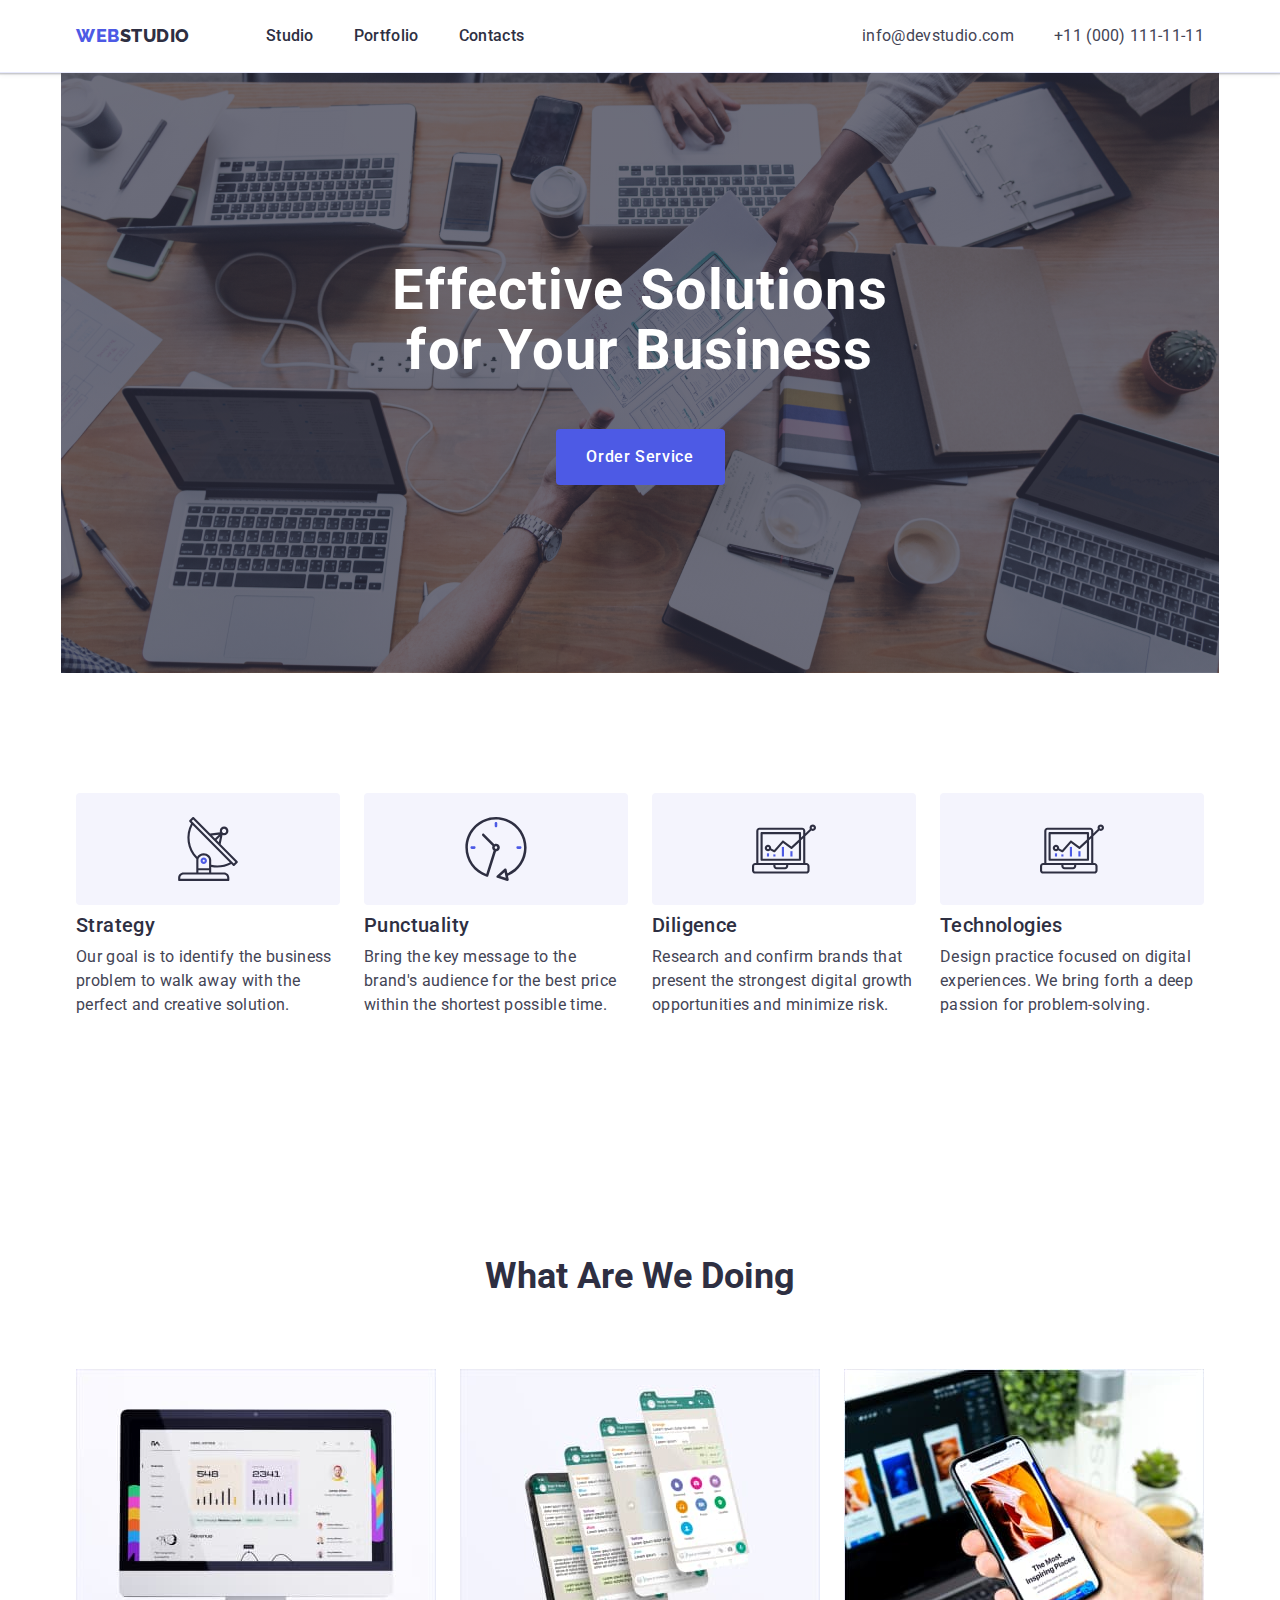
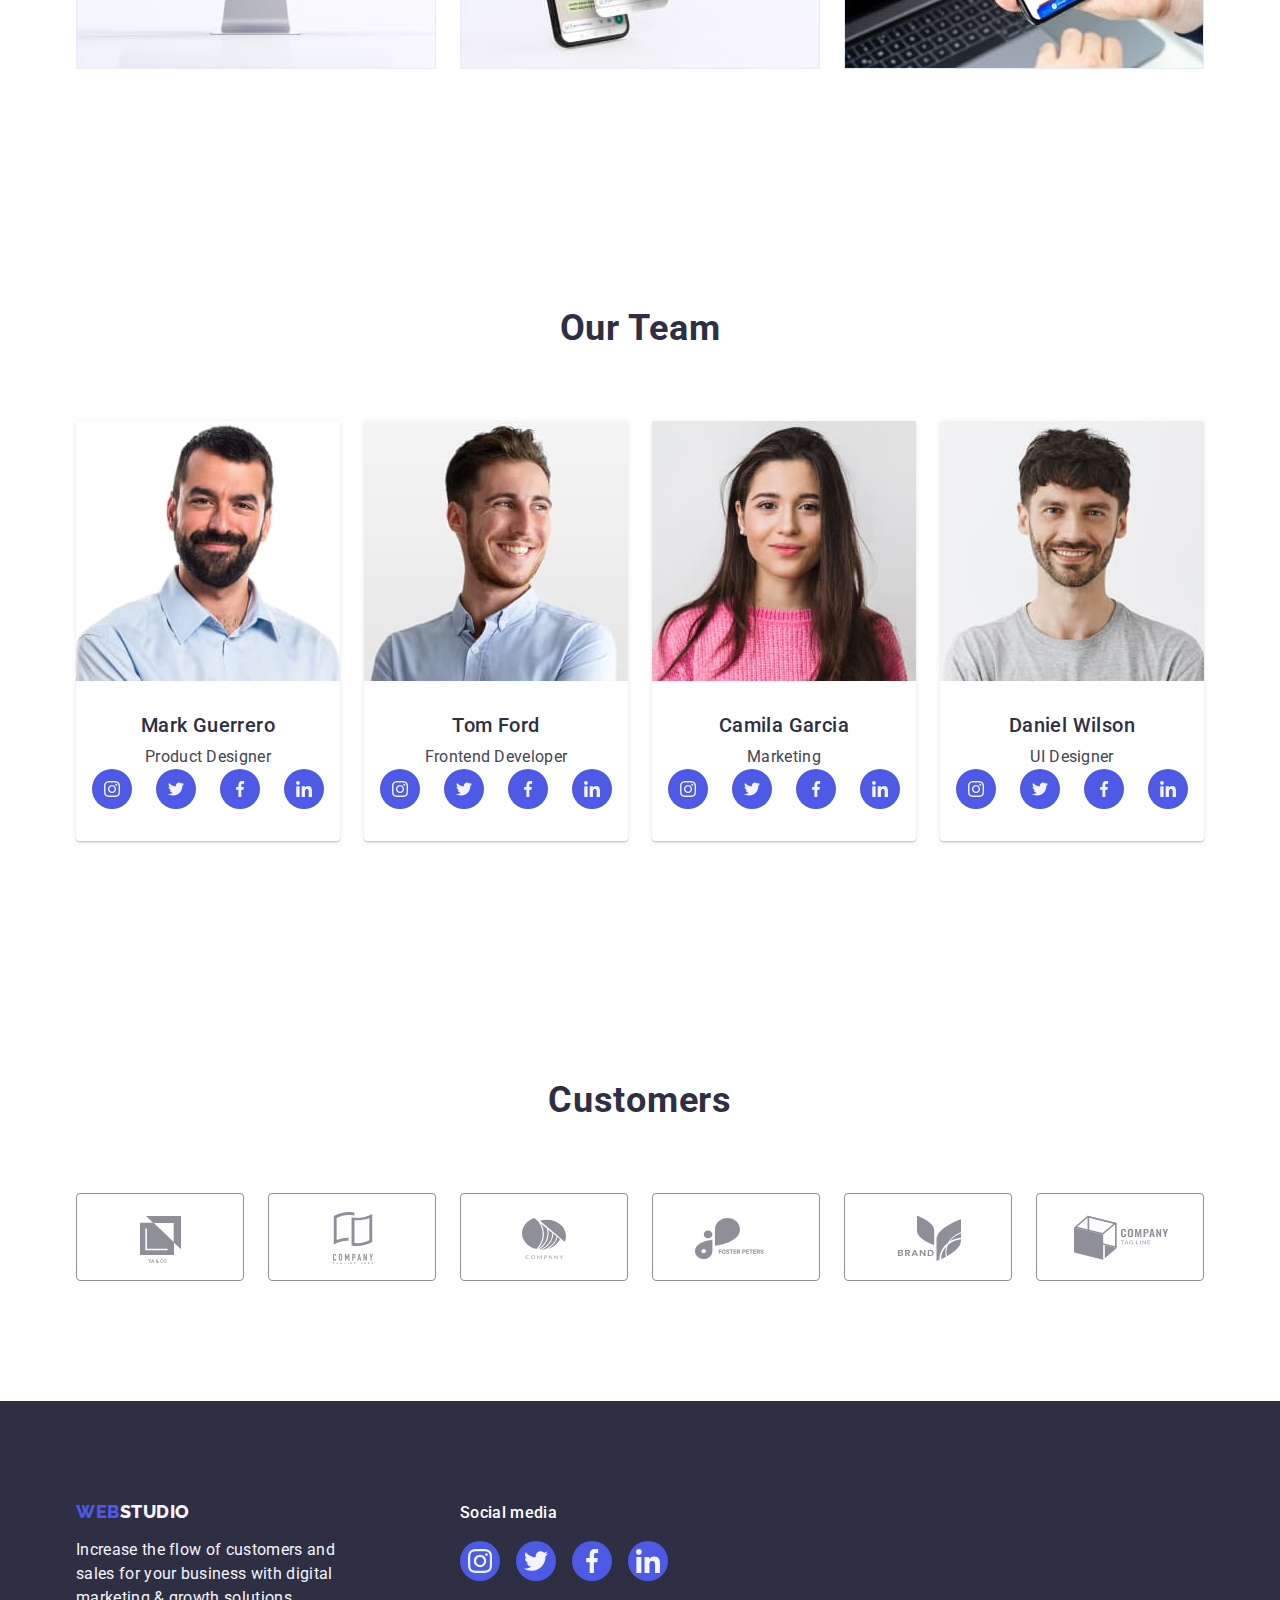
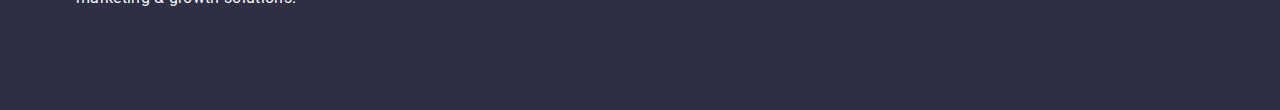
<file: index.html>
<!DOCTYPE html>
<html lang="en">

<head>
    <meta charset="UTF-8">
    <meta name="viewport" content="width=device-width, initial-scale=1.0">
    <title>WebStudio</title>
    <link rel="preconnect" href="https://fonts.googleapis.com">
    <link rel="preconnect" href="https://fonts.gstatic.com" crossorigin>
    <link href="https://fonts.googleapis.com/css2?family=Raleway:wght@800&family=Roboto:wght@400;500;700;900&display=swap"
    rel="stylesheet">
    <link rel="stylesheet" href="https://cdnjs.cloudflare.com/ajax/libs/modern-normalize/2.0.0/modern-normalize.min.css" />
    <link rel="stylesheet" href="./css/styles.css">
    </head>
<body>
    <header class="header">
        <div class="div-container-header container">
        <nav class="header-nav nav-logo">
            <a class="logo-style link logo-link" href="./index.html">
                Web<span class="header-logo-studio">Studio</span></a>
            <ul class="menu-list">
                <li><a class="link-style link" href="./index.html"> Studio</a></li>
                <li><a class="link-style link" href="./portfolio.html"> Portfolio</a></li >
                <li><a class="link-style link" href=""> Contacts</a></li>
            </ul>
        </nav>
        <address class="address">
            <ul class="header-ul-list">
                <li>
                    <a class="address-link link" href="mailto:info@devstudio.com">info@devstudio.com</a>
                </li>
                <li>
                    <a class="address-link link" href="tel:+110001111111">+11 (000) 111-11-11</a>
                </li>
            </ul>
        </address>
        </div>
    </header>
    <main>
        <!-- hero/frts section -->
    <section class="firts-section container">
        <div class="container">
            <h1 class="firts-header">Effective Solutions for Your Business</h1>
            <button class="first-section-button" type="button">
                Order Service
            </button>
            </div>
        </section>
        <!-- Second section -->
        <section class="second-section  container">
            <div class="container">
            <h2 class="second-header visually-hidden">Features</h2>
            <ul class="list">
                <li class="section-two-list">
                        <div class="icon-container">
                        <svg xmlns="http://www.w3.org/2000/svg" width="64" height="64">
                        <use href="./images/icons.svg#antenna"></use></svg></div>
                    <h3 class="section-two-list-header">Strategy</h3>
                    <p class="item-text-two">
                        Our goal is to identify the business problem to walk away with the
                        perfect and creative solution.
                    </p>
                </li>
                <li class="section-two-list">
                        <div class="icon-container">
                        <svg xmlns="http://www.w3.org/2000/svg" width="64" height="64">
                        <use href="./images/icons.svg#clock"></use></svg></div>
                    <h3 class="section-two-list-header">Punctuality</h3>
                    <p class="item-text-two">
                        Bring the key message to the brand's audience for the best price
                        within the shortest possible time.
                    </p>
                </li>
                <li class="section-two-list">
                        <div class="icon-container">
                        <svg xmlns="http://www.w3.org/2000/svg" width="64" height="64">
                        <use href="./images/icons.svg#diagram"></use></svg></div>
                    <h3 class="section-two-list-header">Diligence</h3>
                    <p class="item-text-two">
                        Research and confirm brands that present the strongest digital
                        growth opportunities and minimize risk.
                    </p>
                </li>
                <li class="section-two-list">
                        <div class="icon-container">
                        <svg xmlns="http://www.w3.org/2000/svg" width="64" height="64">
                        <use href="./images/icons.svg#diagram"></use></svg></div>
                    <h3 class="section-two-list-header">Technologies</h3>
                    <p class="item-text-two">
                        Design practice focused on digital experiences. We bring forth a
                        deep passion for problem-solving.
                    </p>
                </li>
            </ul>
        </div>
        </section>
        <!-- Third section -->
            <section class="second-section container">
            <div class="container">
            <h2 class="third-header">What are we doing</h2>
            <ul class="third-class-list">
                <li class="third-list">
                    <img src="./images/img1.jpg" alt="Web Solutions 1" width="360">
                </li>
                <li class="third-list">
                    <img src="./images/img2.jpg" alt="Web Solutions 2" width="360">
                </li>
                <li class="third-list">
                    <img src="./images/img3.jpg" alt="Web Solutions 3" width="360">
                </li>
            </ul>
            </div>
        </section>
        <!-- forth section -->
            <section class="second-section container">
            <div class="container">
            <h2 class="section-four-header">Our Team</h2>
            <ul class="section-class-list">
                <!-- first item -->
                <li class="section-four-list ">
                    <img src="./images/MarkGuerrero.jpg" alt="Mark Guerrero" width="264">
                    <div class="section-four-div">
                    <h3 class="section-four-list-header">Mark Guerrero</h3>
                    <p class="section-four">Product Designer</p>
                <!-- HW4 Socialmed SVG Icons -->
                <ul class="list socmed-info">
                <!-- Instagram -->
                <li class="socmed-items">
                <a href="" class="socmed-link">
                <svg class="socmed-icon" xmlns="http://www.w3.org/2000/svg" width="16" height="16">
                <use href="./images/icons.svg#instagram"></use></svg>
                </a>
                </li>
                 <!-- Twitter -->
                <li class="socmed-items">
                <a href="" class="socmed-link">
                <svg class="socmed-icon" xmlns="http://www.w3.org/2000/svg" width="16" height="16">
                <use href="./images/icons.svg#twitter"></use></svg>
                </a>
                </li>
                 <!-- Facebook -->
                <li class="socmed-items">
                <a href="" class="socmed-link">
                <svg class="socmed-icon" xmlns="http://www.w3.org/2000/svg" width="16" height="16">
                <use href="./images/icons.svg#facebook"></use></svg>
                </a>
                </li>
                                    
                 <!-- LinkedIn -->
                <li class="socmed-items">
                <a href="" class="socmed-link">
                <svg class="socmed-icon" xmlns="http://www.w3.org/2000/svg" width="16" height="16">
                <use href="./images/icons.svg#linkedin"></use></svg>
                </a></li></ul>
                </div>
                </li>
                <!-- second item -->
                <li class="section-four-list">
                    <img src="./images/TomFord.jpg" alt="Tom Ford" width="264">
                    <div class="section-four-div">
                    <h3 class="section-four-list-header">Tom Ford</h3>
                    <p class="section-four">Frontend Developer</p>
                <ul class="list socmed-info">
                <!-- Instagram -->
                <li class="socmed-items">
                <a href="" class="socmed-link">
                <svg class="socmed-icon" xmlns="http://www.w3.org/2000/svg" width="16" height="16">
                <use href="./images/icons.svg#instagram"></use>
                </svg>
                </a>
                </li>
                <!-- Twitter -->
                <li class="socmed-items">
                <a href="" class="socmed-link">
                <svg class="socmed-icon" xmlns="http://www.w3.org/2000/svg" width="16" height="16">
                <use href="./images/icons.svg#twitter"></use>
                </svg>
                </a>
                </li>
                <!-- Facebook -->
                <li class="socmed-items">
                <a href="" class="socmed-link">
                <svg class="socmed-icon" xmlns="http://www.w3.org/2000/svg" width="16" height="16">
                <use href="./images/icons.svg#facebook"></use>
                </svg>
                </a>
                </li>
                
                <!-- LinkedIn -->
                <li class="socmed-items">
                <a href="" class="socmed-link">
                <svg class="socmed-icon" xmlns="http://www.w3.org/2000/svg" width="16" height="16">
                <use href="./images/icons.svg#linkedin"></use>
                </svg></a></li>
                </ul>
                </div>
                </li>
                <!-- third item -->
                <li class="section-four-list">
                <img src="./images/CamilaGarcia.jpg" alt="CamilaGarcia" width="264">
                <div class="section-four-div">
                    <h3 class="section-four-list-header">Camila Garcia</h3>
                    <p class="section-four">Marketing</p>
                <ul class="list socmed-info">
                <!-- Instagram -->
                <li class="socmed-items">
                <a href="" class="socmed-link">
                <svg class="socmed-icon" xmlns="http://www.w3.org/2000/svg" width="16" height="16">
                <use href="./images/icons.svg#instagram"></use>
                </svg>
                </a>
                </li>
                <!-- Twitter -->
                <li class="socmed-items">
                <a href="" class="socmed-link">
                <svg class="socmed-icon" xmlns="http://www.w3.org/2000/svg" width="16" height="16">
                <use href="./images/icons.svg#twitter"></use>
                </svg>
                </a>
                </li>
                <!-- Facebook -->
                <li class="socmed-items">
                <a href="" class="socmed-link">
                <svg class="socmed-icon" xmlns="http://www.w3.org/2000/svg" width="16" height="16">
                <use href="./images/icons.svg#facebook"></use>
                </svg>
                </a>
                </li>
                
                <!-- LinkedIn -->
                <li class="socmed-items">
                <a href="" class="socmed-link">
                <svg class="socmed-icon" xmlns="http://www.w3.org/2000/svg" width="16" height="16">
                <use href="./images/icons.svg#linkedin"></use>
                </svg>
                </a>
                </li>
                </ul>
                </div>
                </li>
                <!-- fourth item -->
                <li class="section-four-list">
                    <img src="./images/DanielWilson.jpg" alt="DanielWilson" width="264">
                    <div class="section-four-div">
                    <h3 class="section-four-list-header">Daniel Wilson</h3>
                    <p class="section-four">UI Designer</p>
                <ul class="list socmed-info">
                <!-- Instagram -->
                <li class="socmed-items">
                <a href="" class="socmed-link">
                <svg class="socmed-icon" xmlns="http://www.w3.org/2000/svg" width="16" height="16">
                <use href="./images/icons.svg#instagram"></use>
                </svg>
                </a>
                </li>
                <!-- Twitter -->
                <li class="socmed-items">
                <a href="" class="socmed-link">
                <svg class="socmed-icon" xmlns="http://www.w3.org/2000/svg" width="16" height="16">
                <use href="./images/icons.svg#twitter"></use>
                </svg>
                </a>
                </li>
                <!-- Facebook -->
                <li class="socmed-items">
                <a href="" class="socmed-link">
                <svg class="socmed-icon" xmlns="http://www.w3.org/2000/svg" width="16" height="16">
                <use href="./images/icons.svg#facebook"></use>
                </svg>
                </a>
                </li>
                
                <!-- LinkedIn -->
                <li class="socmed-items">
                <a href="" class="socmed-link">
                <svg class="socmed-icon" xmlns="http://www.w3.org/2000/svg" width="16" height="16">
                <use href="./images/icons.svg#linkedin"></use>
                </svg>
                </a>
                </li>
                </ul>
                </div>
                </li>
            </ul>
            </div>
        </section>
        <!-- HW 4 Fifth Section -->
        <section class="fifth-section">
        <div class="container">
            <!-- reuse h2 from sec 4 -->
        <h2 class="section-four-header">Customers</h2>
        <ul class="list customer">
        <!-- Cleint 1 -->
        <li class="customer-list">
        <a href="" class="customer-link">
        <svg xmlns="http://www.w3.org/2000/svg" width="104" height="56" class="customer-icon">
        <use href="./images/icons.svg#client-1"></use>
        </svg>
        </a>
        </li>
        <!-- Client 2 -->
        <li class="customer-list">
        <a href="" class="customer-link">
        <svg xmlns="http://www.w3.org/2000/svg" width="104" height="56" class="customer-icon">
        <use href="./images/icons.svg#client-2"></use>
        </svg>
        </a>
        </li>  
        <!-- Client 3 -->
        <li class="customer-list">
        <a href="" class="customer-link">
        <svg xmlns="http://www.w3.org/2000/svg" width="104" height="56" class="customer-icon">
        <use href="./images/icons.svg#client-3"></use>
        </svg>
        </a>
         </li>
        <!-- Client 4 -->
        <li class="customer-list">
        <a href="" class="customer-link">
        <svg xmlns="http://www.w3.org/2000/svg" width="104" height="56" class="customer-icon">
        <use href="./images/icons.svg#client-4"></use>
        </svg>
        </a>
        </li>
        <!-- Client 5 -->
        <li class="customer-list">
        <a href="" class="customer-link">
        <svg xmlns="http://www.w3.org/2000/svg" width="104" height="56" class="customer-icon">
        <use href="./images/icons.svg#client-5"></use>
        </svg>
        </a>
        </li>
        <!-- Client 6 -->
        <li class="customer-list">
        <a href="" class="customer-link">
        <svg xmlns="http://www.w3.org/2000/svg" width="104" height="56" class="customer-icon">
        <use href="./images/icons.svg#client-6"></use>
        </svg>
        </a>
        </li>
        </ul>
        </div>
    </section>
    </main>
    <!-- footer -->
    <footer class="footer">
        <div class="container">
            <div class="wrapper">
        <a class="logo-style link logo footer-link" href="./index.html">Web<span class="inside-logo">Studio</span></a>
        <p class="footer-paragraph">
            Increase the flow of customers and sales for your business with digital
            marketing & growth solutions.
        </p>
        </div>
        <div>
            <p class="footer-socmed-header">Social media</p>
            <ul class="list footer-socmed">
                <!-- Instagram Icon -->
                <li class="footer-socmed-icon">
                    <a href="" class="footer-socmed-link">
                        <svg class="footer-socmed-svg" xmlns="http://www.w3.org/2000/svg" width="24" height="24">
                            <use href="./images/icons.svg#instagram-footer"></use>
                        </svg>
                    </a>
                </li>
        
                <!-- Twitter Icon -->
                <li class="footer-socmed-icon">
                    <a href="" class="footer-socmed-link">
                        <svg class="footer-socmed-svg" xmlns="http://www.w3.org/2000/svg" width="24" height="24">
                            <use href="./images/icons.svg#twitter-footer"></use>
                        </svg>
                    </a>
                </li>
        
                <!-- Facebook Icon -->
                <li class="footer-socmed-icon">
                    <a href="" class="footer-socmed-link">
                        <svg class="footer-socmed-svg" xmlns="http://www.w3.org/2000/svg" width="24" height="24">
                            <use href="./images/icons.svg#facebook-footer"></use>
                        </svg>
                    </a>
                </li>
        
                <!-- LinkedIn Icon -->
                <li class="footer-socmed-icon">
                    <a href="" class="footer-socmed-link">
                        <svg class="footer-socmed-svg" xmlns="http://www.w3.org/2000/svg" width="24" height="24">
                            <use href="./images/icons.svg#linkedin-footer"></use>
                        </svg>
                    </a>
                </li>
            </ul>
        </div>
        </div>

    </footer>
</body>

</html>
</file>
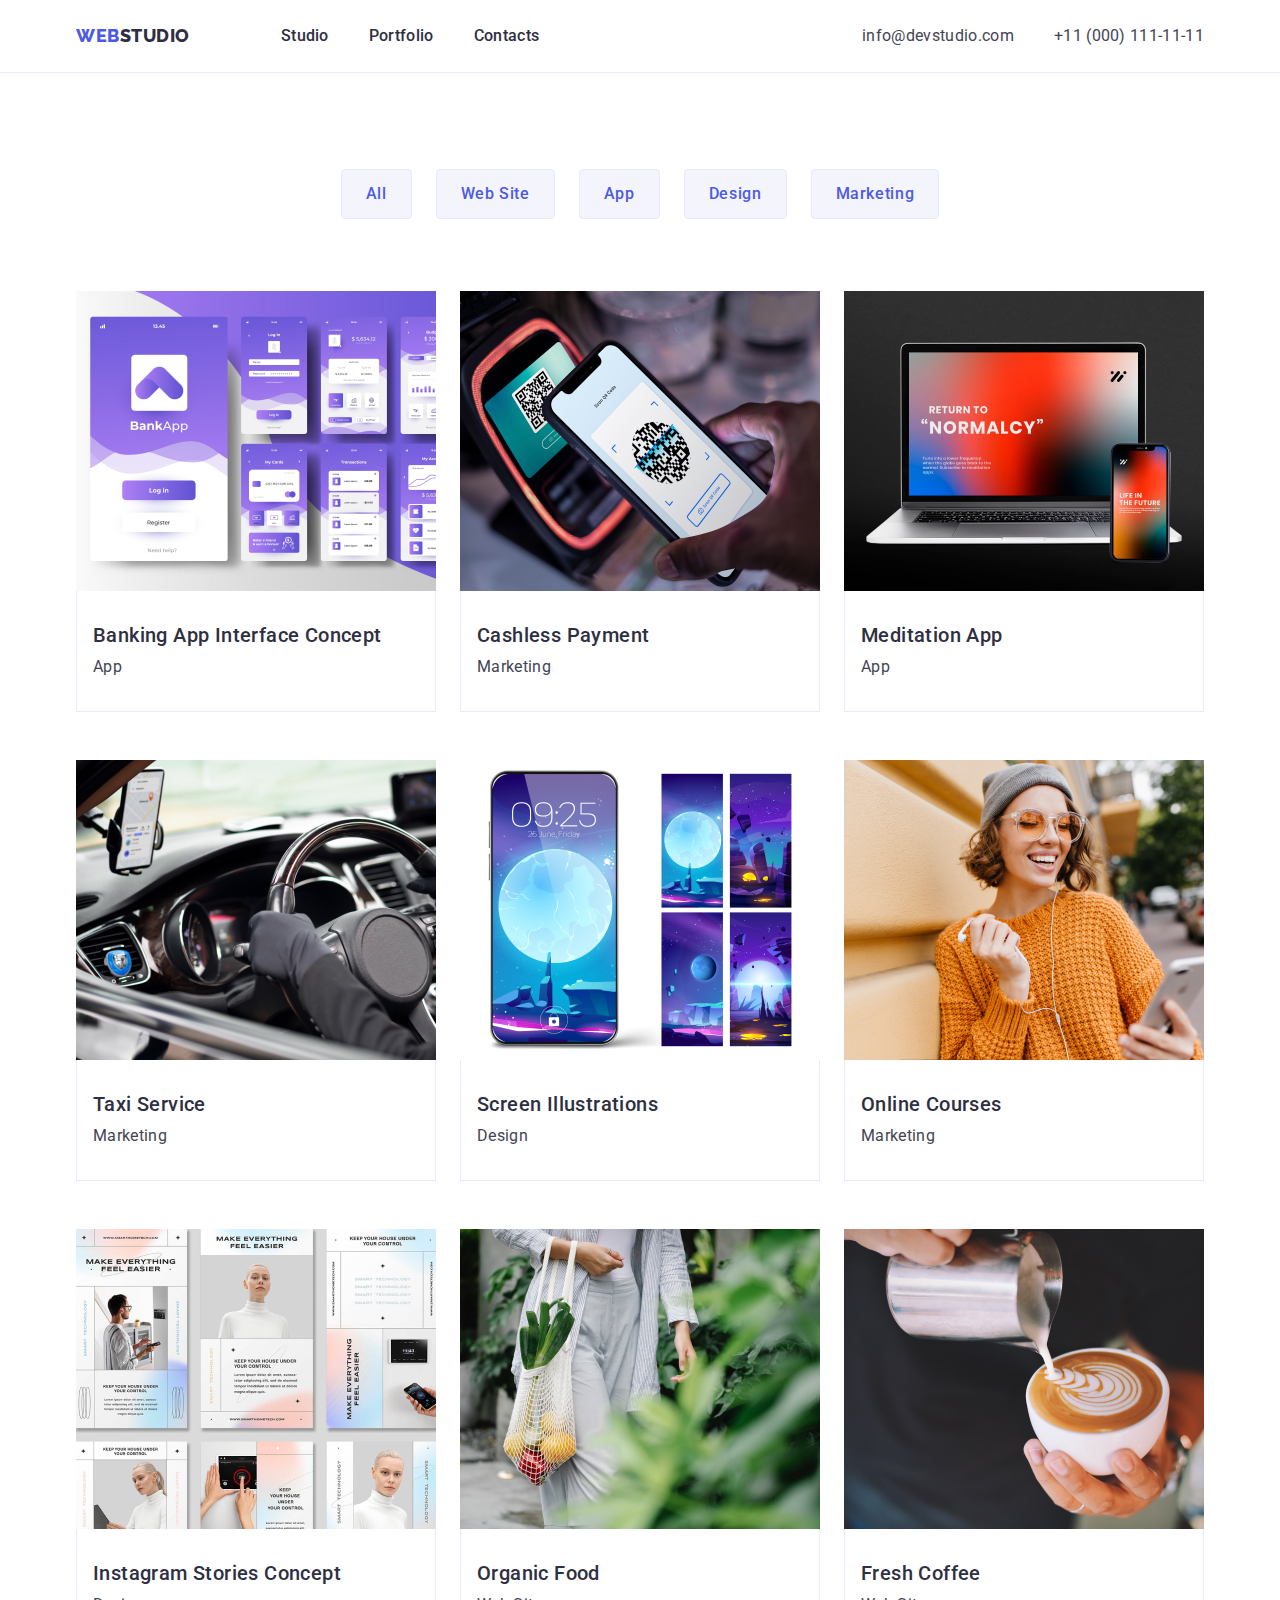
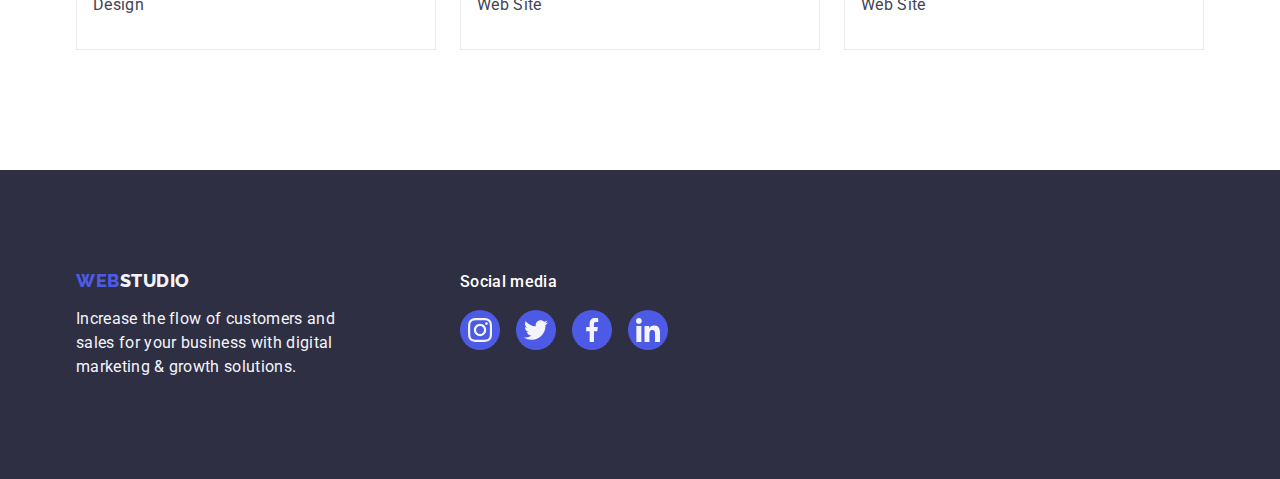
<file: portfolio.html>
<!DOCTYPE html>
<html lang="en">
<head>
    <meta charset="UTF-8">
    <meta name="viewport" content="width=device-width, initial-scale=1.0">
    <title>WebStudio</title>
    <link rel="preconnect" href="https://fonts.googleapis.com">
    <link rel="preconnect" href="https://fonts.gstatic.com" crossorigin>
    <link
        href="https://fonts.googleapis.com/css2?family=Raleway:wght@800&family=Roboto:wght@400;500;700;900&display=swap"
        rel="stylesheet">
    <link rel="stylesheet"
        href="https://cdnjs.cloudflare.com/ajax/libs/modern-normalize/2.0.0/modern-normalize.min.css" />
    <link rel="stylesheet" href="./css/styles.css">
</head>
<body>
    <header class="header-class">
        <div class="div-container-header container">
            <nav class="portfolio-nav">
            <a class="logo-style link logo-class" href="./index.html">Web<span class="header-logo-studio">Studio</span></a>
            <ul class="ul-list portfolio-ul">
                <li class="portfolio-list">
                    <a class="link-style link" href="./index.html"> Studio</a>
                </li>
                <li class="portfolio-list">
                    <a class="link-style link" href="./portfolio.html"> Portfolio</a>
                </li>
                <li class="portfolio-list">
                    <a class="link-style link" href=""> Contacts</a>
                </li>
            </ul>
        </nav>
        <address class="address portfolio-ul">
            <ul class="list-gap">
                <li>
                    <a class="address-link link" href="mailto:info@devstudio.com">info@devstudio.com</a>
                </li>
                <li>
                    <a class="address-link link" href="tel:+110001111111">+11 (000) 111-11-11</a>
                </li>
            </ul>
        </address>
    </div>
    </header>
    <main>
        <section class="portfolio-section">
            <div class="container">
            <h1 class="visually-hidden">Services</h1>
            <ul class="main-btn">
                <li><button class="profile-button" type="button">All</button></li>
                <li><button class="profile-button" type="button">Web Site</button></li>
                <li><button class="profile-button" type="button">App</button></li>
                <li><button class="profile-button" type="button">Design</button></li>
                <li><button class="profile-button" type="button">Marketing</button></li>
            </ul>
            <ul class="list btn btn-list">
                <li class="portfolio-list">
                    <a href="#" class="link service"><img src="./images/banking.jpg" alt="banking-app" width="360" />
                        <div class="portfolio-div">
                        <h2 class="service-description">Banking App Interface Concept</h2>
                        <p class="service-type">App</p>
                        </div>
                    </a>
                </li>
                <li class="portfolio-list">
                    <a href="#" class="link service"><img src="./images/cashless.jpg" alt="cashless-payment"
                            width="360" />
                        <div class="portfolio-div">
                        <h2 class="service-description">Cashless Payment</h2>
                        <p class="service-type">Marketing</p>
                        </div>
                    </a>
                </li>
                <li class="portfolio-list">
                    <a href="#" class="link service"><img src="./images/mediation.jpg" alt="mediation-app" width="360" />
                        <div class="portfolio-div">
                        <h2 class="service-description">Meditation App</h2>
                        <p class="service-type">App</p>
                        </div>
                    </a>
                </li>
                <li class="portfolio-list">
                    <a href="#" class="link service"><img src="./images/taxi.jpg" alt="taxi-service" width="360" />
                        <div class="portfolio-div">
                        <h2 class="service-description">Taxi Service</h2>
                        <p class="service-type">Marketing</p>
                        </div>
                    </a>
                </li>
                <li class="portfolio-list">
                    <a href="#" class="link service"><img src="./images/screen.jpg" alt="screen-illustrations"
                            width="360" />
                        <div class="portfolio-div">
                        <h2 class="service-description">Screen Illustrations</h2>
                        <p class="service-type">Design</p>
                        </div>
                    </a>
                </li>
                <li class="portfolio-list">
                    <a href="#" class="link service"><img src="./images/online.jpg" alt="online-courses" width="360" />
                        <div class="portfolio-div">
                        <h2 class="service-description">Online Courses</h2>
                        <p class="service-type">Marketing</p>
                        </div>
                    </a>
                </li>
                <li class="portfolio-list">
                    <a href="#" class="link service"><img src="./images/instagram.jpg" alt="instagram-stories"
                            width="360" />
                        <div class="portfolio-div">
                        <h2 class="service-description">Instagram Stories Concept</h2>
                        <p class="service-type">Design</p>
                        </div>
                    </a>
                </li>
                <li class="portfolio-list">
                    <a href="#" class="link service"><img src="./images/organic.jpg" alt="organic-food" width="360" />
                        <div class="portfolio-div">
                        <h2 class="service-description">Organic Food</h2>
                        <p class="service-type">Web Site</p>
                        </div>
                    </a>
                </li>
                <li class="portfolio-list">
                    <a href="#" class="link service"><img src="./images/fresh.jpg" alt="fresh-coffee" width="360" />
                        <div class="portfolio-div">
                        <h2 class="service-description">Fresh Coffee</h2>
                        <p class="service-type">Web Site</p>
                        </div>
                    </a>
                </li>
            </ul>
        </div>
        </section>
    </main>
    <footer class="footer">
        <div class="container">
            <div class="wrapper">
                <a class="logo-style link logo footer-link" href="./index.html">Web<span
                        class="inside-logo">Studio</span></a>
                <p class="footer-paragraph">
                    Increase the flow of customers and sales for your business with digital
                    marketing & growth solutions.
                </p>
            </div>
            <div>
                <p class="footer-socmed-header">Social media</p>
                <ul class="list footer-socmed">
                    <!-- Instagram Icon -->
                    <li class="footer-socmed-icon">
                        <a href="" class="footer-socmed-link">
                            <svg class="footer-socmed-svg" xmlns="http://www.w3.org/2000/svg" width="24" height="24">
                                <use href="./images/icons.svg#instagram-footer"></use>
                            </svg>
                        </a>
                    </li>
    
                    <!-- Twitter Icon -->
                    <li class="footer-socmed-icon">
                        <a href="" class="footer-socmed-link">
                            <svg class="footer-socmed-svg" xmlns="http://www.w3.org/2000/svg" width="24" height="24">
                                <use href="./images/icons.svg#twitter-footer"></use>
                            </svg>
                        </a>
                    </li>
    
                    <!-- Facebook Icon -->
                    <li class="footer-socmed-icon">
                        <a href="" class="footer-socmed-link">
                            <svg class="footer-socmed-svg" xmlns="http://www.w3.org/2000/svg" width="24" height="24">
                                <use href="./images/icons.svg#facebook-footer"></use>
                            </svg>
                        </a>
                    </li>
    
                    <!-- LinkedIn Icon -->
                    <li class="footer-socmed-icon">
                        <a href="" class="footer-socmed-link">
                            <svg class="footer-socmed-svg" xmlns="http://www.w3.org/2000/svg" width="24" height="24">
                                <use href="./images/icons.svg#linkedin-footer"></use>
                            </svg>
                        </a>
                    </li>
                </ul>
            </div>
        </div>
    
    </footer>
    </body>
    
    </html>
</file>
<file: css/styles.css>
/* CSS VARIABLES */
:root {
    --iris: #4d5ae5;
    --ocean: #404bbf;
    --navy-blue: #2e2f42;
    --green: ##31d0aa;
    --slate: #434455;
    --light-slate: #8e8f99;
    --cornflower: #e7e9fc;
    --cloud: #f4f4fd;
    --white: #ffffff;
    --dairy: #fcfcfc;
}

:root {
    --white: #ffffff;
    --grey: #2e2f42;
    --light-grey: #434455;
    --light-blue: #4d5ae5;
    --light-blue-focus: #404bbf;
    --dirty-white: #f4f4fd;
}

a {
    text-decoration: none;}

li {
    list-style: none;}

* {
        box-sizing: border-box;
        margin: 0;
        padding: 0;
    }

img {
    display: block;
    max-width: 100%;
    height: auto;
}

body{
color: var(--slate);
background-color:var(--white);
font-family:"Roboto",sans-serif;
}
/* GENERAL STYLES */
.logo-style {
    font-family: "Raleway", sans-serif;
    font-weight: 800;
    font-size: 18px;
    line-height: 1.17;
    letter-spacing: 0.03em;
    text-transform: uppercase;
    color: #4d5ae5;
}

.inside-logo {
    color: #2e2f42;
}

.link {
    text-decoration: none;
}

.address-style {
    font-style: normal;
    font-size: 16px;
    line-height: 1.5;
    letter-spacing: 0.02em;
    color: #434455;
}

.contact-info {
    font-style: normal;
}

.header-logo-studio {
    color: var(--grey);
}

.list {
    list-style: none;
    display: flex;
    gap: 24px;
}

nav li a:first-child {
    font-weight: 500;
    font-size: 16px;
    line-height: 1.5;
    letter-spacing: 0.02em;
    color: var(--grey);
}

nav li a:first-child:hover,
nav li a:first-child:focus {
    color: var(--light-blue-focus);
}

.link {
    text-decoration: none;
}

.address {
    font-style: normal;
}

.address a {
    font-size: 16px;
    line-height: 1.5;
    letter-spacing: 0.02em;
    color: var(--light-grey);
}

.address a:hover,
.address a:focus {
    color: var(--light-blue-focus);
}
/******** checking header *********/
.header {
    border-bottom: 1px solid var(--cornflower, #e7e9fc);
    box-shadow: 0px 2px 1px rgba(46, 47, 66, 0.08),
            0px 1px 1px rgba(46, 47, 66, 0.16), 
            0px 1px 6px rgba(46, 47, 66, 0.08);
    padding: 24px 0;
        }


.div-container-header{
    display: flex;
    width: 1158px;
    margin: 0 auto;
    padding: 0 15px;
    justify-content: space-between;
    /* border-bottom: 1px solid #e7e9fc;   */
    }

.container{
    width: 1158px;
    margin: 0 auto;
    padding: 0 15px;
}

.header-nav{
    align-items:center;
    display: flex;
}

.logo-link{
    margin-right: 76px;
}

.menu-list{
    display: flex;
    gap: 40px;
    margin-right: 76px;
}

.link-class{
    padding: 24px 0;
    display: flex;
    gap: 40px;
}

.header-ul-list{
    display: flex;
    gap: 40px;
}

/******** firts section *********/
.firts-section {
    background-color: #2e2f42;
    padding: 188px 0;
/** HW4 **/
    background-image: linear-gradient(rgba(46, 47, 66, 0.7),
     rgba(46, 47, 66, 0.7)),
    url(../images/hero-img.jpg);
    background-repeat: no-repeat, no-repeat;
    background-position: center, center;
    background-size: cover;
    max-width: 1440px;
}

.firts-header{
    font-size: 56px;
    line-height: 1.07;
    text-align: center;
    letter-spacing: 0.02em;
    color: #ffffff;
    max-width: 496px; 
    margin: 0 auto;
    margin-bottom: 48px;
}

/* .first-section-button {
    background-color:#4D5AE5;
    display: block;
    min-width: 169px;
    height: 56px;
    border: none;
    background-color: var(--iris);
    border-radius: 4px;
}

.first-section-button {
    font-family: "Roboto",sans-serif;
    font-weight: 500;
    font-size: 16px;
    line-height: 1.5;
    letter-spacing: 0.04em;
    color: #ffffff;
    cursor: pointer;
} */

.first-section-button {
    background-color: #4D5AE5;
    font-family: "Roboto", sans-serif;
    font-weight: 500;
    font-size: 16px;
    line-height: 1.5;
    letter-spacing: 0.04em;
    color: #ffffff;
    cursor: pointer;
    display: block;
    min-width: 169px;
    height: 56px;
    border: none;
    border-radius: 4px;
    display: block center;
    margin: 0 auto;

}



.first-section-button:hover,
.first-section-button:focus {
    background-color: #404BBF
}
/******** second section *********/
.section-two-list-header {
    font-weight: 500;
    font-size: 20px;
    line-height: 1.2;
    letter-spacing: 0.02em;
    color: #2e2f42;
    margin-bottom: 8px;
}

.section-two-list {
    font-size: 16px;
    line-height: 1.5;
    letter-spacing: 0.02em;
    color: var(--#434455);
}

.section-two-list{
    flex-basis: calc((100% - 3 * 24px) / 4);
}

.second-section{
    padding: 120px 0; 
}

.visually-hidden {
    position: absolute;
    width: 1px;
    height: 1px;
    margin: -1px;
    border: 0;
    padding: 0;

    white-space: nowrap;
    clip-path: inset(100%);
    clip: rect(0 0 0 0);
    overflow: hidden;
}

/* HW4 */
.icon-container {
    display: flex;
    align-items: center;
    justify-content: center;
    height: 112px;
    background-color: var(--cloud);
    border-radius: 4px;
    margin-bottom: 8px;
}

/******** third section list *********/
.third-header {
    font-size: 36px;
    line-height: 1.11;
    text-align: center;
    text-transform: capitalize;
    color: #2e2f42;
    margin-bottom: 72px;
}

.second-section {
    padding-bottom: 120px;
}

.third-class-list {
    margin-bottom: 72px;
    display: flex;
    gap: 24px;
    margin: 0;
    padding: 0;
}

.third-list {
    flex-basis: calc((100% - 48px) / 3);
}
/******** fourth section *********/
.fourth-section {
    background-color: #F4F4FD;
}

.section-four-header {
    font-size: 36px;
    line-height: 1.11;
    text-align: center;
    letter-spacing: 0.02em;
    text-transform: capitalize;
    color: var(--grey);
    border-radius: (0px 0px 4px 4px);
    margin-bottom: 72px;
}

.section-class-list{
    display: flex;
    gap: 24px;
    margin: 0;
    padding: 0;
}

.section-four-list {
        background-color: #FFFFFF;
        border-radius: 0px 0px 4px 4px;
        flex-basis: calc((100% - 3 * 24px) / 4);
        box-shadow: 0px 1px 6px rgba(46, 47, 66, 0.08), 
        0px 1px 1px rgba(46, 47, 66, 0.16), 0px 2px 1px rgba(46, 47, 66, 0.08);
    }

.section-four-div {
    padding: 32px 0;
}


.list {
    list-style: none;
    margin: 0;
    padding: 0;
}

.section-four-list-header {
    font-weight: 500;
    font-size: 20px;
    line-height: 1.2;
    letter-spacing: 0.02em;
    color: var(--grey);
    text-align: center;
    margin-bottom: 8px;
}

.section-four {
    font-size: 16px;
    line-height: 1.5;
    letter-spacing: 0.02em;
    color: var(--light-grey);
    text-align: center;
}

/* HW4 */
/* fourth section */
.socmed-info {
    display: flex;
    justify-content: center;
    gap: 24px;
}

.socmed-link {
    width: 100%;
    height: 100%;
    background-color: var(--iris);
    border-radius: 50%;
    display: flex;
    align-items: center;
    justify-content: center;
}

.socmed-link:hover,
.socmed-link:focus {
    background-color: var(--ocean);
}

.socmed-icon {
    fill: var(--cloud);
}

.socmed-items {
    width: 40px;
    height: 40px;
}

/* HW4 */
/* Fifth Section */

.fifth-section {
    padding: 120px 0;
}

.H4-container{
    display: flex;
    align-items: baseline;  
}

.customer {
    display: flex;
    gap: 24px;
}

.customer-list {
    width: calc((100% - 120px) / 6);
    height: 88px;
}

.customer-link {
    width: 100%;
    height: 100%;
    border: 1px solid var(--light-slate);
    border-radius: 4px;
    display: flex;
    align-items: center;
    justify-content: center;
    color: var(--light-slate);
}

.customer-link:hover,
.customer-link:focus {
    border-color: var(--ocean);
    color: var(--ocean);
}

.customer-icon {
    fill: currentColor;
}

/* .line291 {
    margin-bottom: 72px;
} */
/******** footer *********/

.footer {
    background-color: var(--navy-blue);
    padding: 100px 0;
}

.inside-logo {
    color: #f4f4fd;
}

.footer-paragraph {
    line-height: 1.5;
    color: var(--cloud);
    letter-spacing: 0.02em;
    max-width: 264px;
    margin-bottom: 16x;
}

.footer-link{
    display: inline-block;
    margin-bottom: 16px;
}

/* hw4 footer socmed */

.footer>.container {
    display: flex;
    align-items: baseline;
}

.wrapper {
    margin-right: 120px;
}

.footer-socmed-header {
    font-weight: 500;
    font-size: 16px;
    line-height: 1.5;
    letter-spacing: 0.02em;
    color: var(--white);
    margin-bottom: 16px;
}

.footer-socmed {
    display: flex;
    gap: 16px;
}

.footer-socmed-icon {
    width: 40px;
    height: 40px;
}

.footer-socmed-link {
    width: 100%;
    height: 100%;
    background-color: var(--iris);
    border-radius: 50%;
    display: flex;
    align-items: center;
    justify-content: center;
}

.footer-socmed-link:hover,
.footer-socmed-link:focus {
    background-color: #31d0aa;
}

.footer-socmed-svg {
    fill: var(--cloud);
}

/**** portfolio ****/

.header-class{
    border-bottom: 1px solid #e7e9fc;
    padding: 24px 0;
}

.ul-list {
    width: 1158;
    margin: 0 auto;
    padding: 0 15px;
}

.portfolio-nav {
    display: flex;
    align-items: center;
}

.portfolio-ul {
    display: flex;
    gap: 40px;
}






/**** portfolio main ****/

.portfolio-section {
    padding: 96px 0 120px 0;
}

.link-style{
    padding: 24px 0;
    gap: 40px;

}

.main-btn {
    display: flex;
    justify-content: center;
    gap: 24px;
    margin-bottom: 72px;
}

.btn {
    display: flex;
    flex-wrap: wrap;
    column-gap: 24px;
    row-gap: 48px;
}

/* .btn-list{
    gap: 40px;
} */

.list-gap{
    display: flex;
    gap: 40px;
}

.portfolio-list{
    width: calc((100% - 48px) / 3);
}

.portfolio-div{
    padding: 32px 16px;
    border: 1px solid var(--cornflower);
    border-top: none;
}

.logo-class {
    margin-right: 76px;
    gap: 40px;
}


.portfolio-body{
    font-family: "Roboto", sans-serif;
    color: var(--slate);
}

.portfolio-logo{
    font-family: "Roboto", sans-serif;
    font-weight: 800;
    font-size:18px;
    line-height:1.17;
    letter-spacing: 0.03em;
    text-transform: uppercase;
    color: var(--iris);
    text-decoration: none;
}

.header-logo-studio {
    color: var(--navy-blue);
}

.portfolio-list-one{
    font-weight: 500;
    font-size: 16px;
    line-height: 1.5;
    letter-spacing: 0.02em;
    color: var(--navy-blue);
    text-decoration: none;
}

.portfolio-list-one:hover ,
.portfolio-list-two{
    color: #404bbf;
}

.portfolio-list-one:focus
.portfolio-list-two{
    color: #404bbf;
}

.portfolio-list-two{
    font-size: 16px;
    line-height: 1.5;
    letter-spacing: 0.02em;
    color: var(--navy-blue);
    text-decoration: none; 
}

.profile-button {
    font-family: "Roboto", sans-serif;
    font-weight: 500;
    font-size: 16px;
    line-height: 1.5;
    letter-spacing: 0.04em;
    color: var(--light-blue);
    background-color: var(--dirty-white);
    padding: 12px 24px;
    border: 1px solid var(--cornflower);
    border-radius: 4px;
}



.profile-button:hover,
.profile-button:focus {
    color: var(--white);
    background-color: var(--light-blue-focus);
    cursor: pointer;
    border: 1px solid transparent;
/* HW4 */
    box-shadow: 0px 3px 1px rgba(0, 0, 0, 0.1), 0px 2px 1px rgba(0, 0, 0, 0.08),
        0px 2px 2px rgba(0, 0, 0, 0.12);

}

.service {
    display: block;
}

.service:hover,
.service:focus {
    box-shadow:
        0px 1px 6px rgba(46, 47, 66, 0.08),
        0px 1px 1px rgba(46, 47, 66, 0.16),
        0px 2px 1px rgba(46, 47, 66, 0.08);
}

.service-description {
    font-weight: 500;
    font-size: 20px;
    line-height: 1.2;
    letter-spacing: 0.02em;
    color: var(--grey);
    margin-bottom: 8px;
}

.service-type {
    font-size: 16px;
    line-height: 1.5;
    letter-spacing: 0.02em;
    color: var(--light-grey);
}

.footer-logo-studio{
    color:#f4f4fd;
}
</file>
